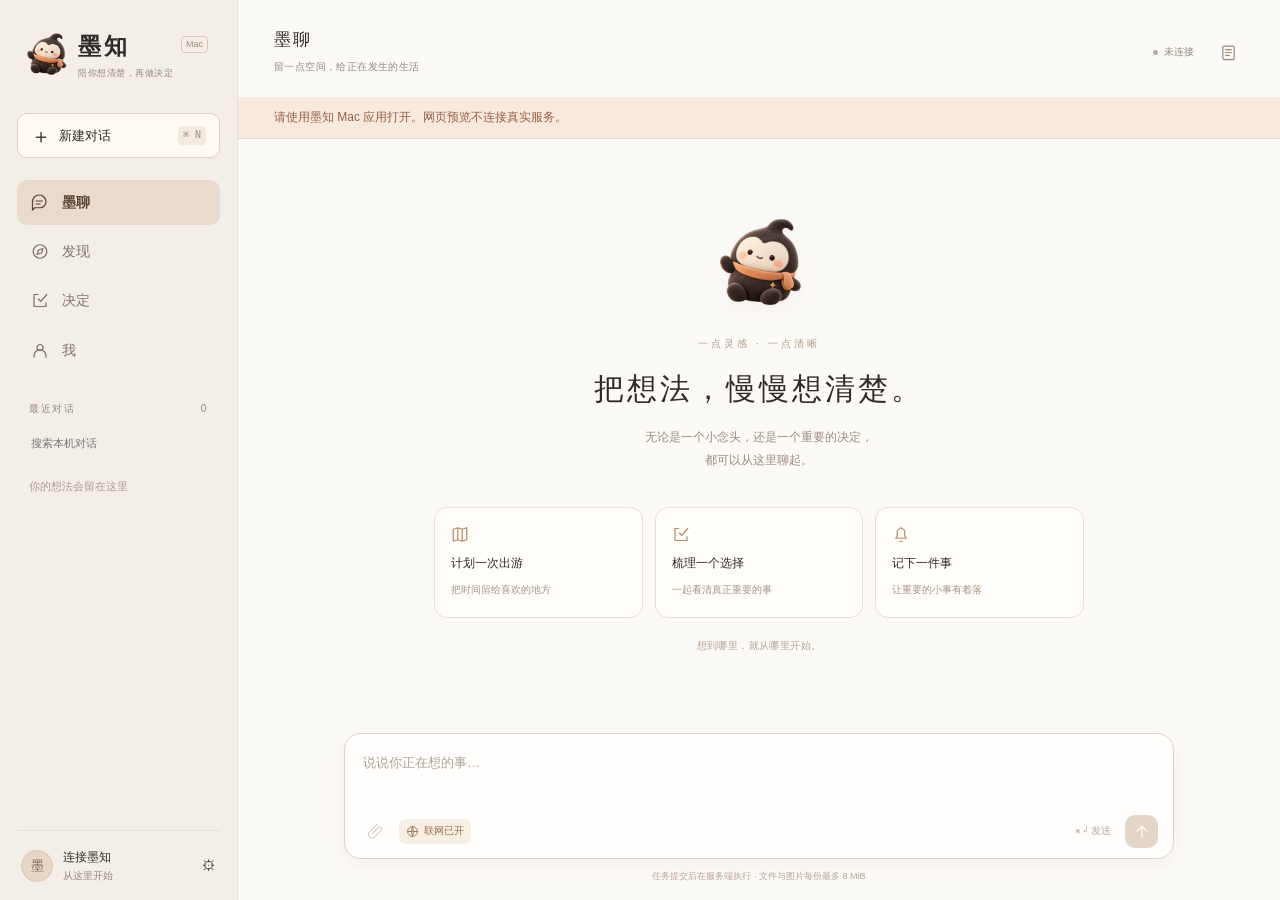
<file: macos/Web/index.html>
<!doctype html>
<html lang="zh-CN">
<head>
  <meta charset="utf-8">
  <meta name="viewport" content="width=device-width, initial-scale=1">
  <meta http-equiv="Content-Security-Policy" content="default-src 'none'; script-src 'self'; style-src 'self'; img-src 'self' data:; connect-src 'none'; font-src 'self'; base-uri 'none'; form-action 'none'; frame-src 'none'">
  <title>墨知</title>
  <link rel="stylesheet" href="style.css">
  <script defer src="core.js"></script>
  <script defer src="app.js"></script>
</head>
<body>
  <aside id="sidebar">
    <div class="brand"><img src="motuan.png" alt="墨知小墨团"><div><b>墨知</b><span>陪你想清楚，再做决定</span></div><small>Mac</small></div>
    <button id="new-chat" class="new-chat"><span>＋</span> 新建对话 <kbd>⌘ N</kbd></button>
    <nav id="nav" aria-label="主导航"></nav>
    <div class="history-label">最近对话 <span id="chat-count">0</span></div>
    <input id="history-search" type="search" placeholder="搜索本机对话" aria-label="搜索本机对话">
    <div id="history"></div>
    <button id="account" class="account"><span class="avatar">墨</span><span><b id="account-name">连接墨知</b><small id="account-status">从这里开始</small></span><span>⚙</span></button>
  </aside>
  <main>
    <header><div><h1 id="page-title">墨聊</h1><span id="page-subtitle">留一点空间，给正在发生的生活</span></div><div class="header-actions"><span id="connection" class="connection">未连接</span><button id="remote-runs" class="icon-button" title="服务端任务" aria-label="服务端任务"></button><button id="export-chat" class="icon-button" title="导出当前对话" aria-label="导出当前对话"></button><button id="delete-chat" class="icon-button" title="删除本机对话" aria-label="删除本机对话"></button></div></header>
    <div id="error-banner" role="alert" hidden></div>
    <section id="content" aria-label="页面内容"></section>
    <section id="composer-section">
      <div id="run-bar" aria-live="polite"></div>
      <div class="composer"><div id="attachment-list"></div><textarea id="prompt" rows="2" placeholder="说说你正在想的事…" aria-label="发送给墨知的消息" maxlength="20000"></textarea><div class="composer-bottom"><div><button id="attach" class="icon-button" title="添加 Word、Excel 或图片" aria-label="添加附件"></button><button id="web-toggle" class="soft-button"></button><span id="upload-state"></span></div><div><span class="key-hint">⌘ ↵ 发送</span><button id="send" class="send-button" aria-label="发送消息"></button></div></div></div>
      <p class="composer-note">任务提交后在服务端执行 · 文件与图片每份最多 8 MiB</p>
    </section>
  </main>
  <dialog id="modal"><div id="modal-content"></div></dialog>
  <div id="toast" role="status" hidden></div>
</body>
</html>
</file>
<file: macos/Web/style.css>
:root{color-scheme:light;--paper:#fcfaf7;--panel:#f3eee8;--line:#e9e1d9;--ink:#302b28;--muted:#93887e;--accent:#ba7652;--peach:#eed9c9;--white:#fff;--green:#658369;--red:#a75048}
*{box-sizing:border-box}body{margin:0;background:var(--paper);color:var(--ink);font:14px/1.65 -apple-system,BlinkMacSystemFont,"PingFang SC","Helvetica Neue",sans-serif;display:flex;height:100vh;overflow:hidden}button,input,textarea,select{font:inherit;color:inherit}button{cursor:pointer;border:0;background:transparent;border-radius:10px;transition:background .15s,opacity .15s}button:hover{background:#eae1d7}button:disabled{cursor:default;opacity:.42}button:focus-visible,a:focus-visible{outline:2px solid var(--accent);outline-offset:3px}input,textarea,select{background:var(--white);border:1px solid var(--line);border-radius:10px;padding:11px 13px;outline:none}input:focus,textarea:focus{border-color:#c69a7c}textarea{resize:vertical}a{color:#a96342;text-underline-offset:3px}h1,h2,h3,p{margin-top:0}svg{width:19px;height:19px;fill:none;stroke:currentColor;stroke-width:1.65;stroke-linecap:round;stroke-linejoin:round;vertical-align:middle}[hidden]{display:none!important}
#sidebar{width:238px;flex-shrink:0;display:flex;flex-direction:column;background:var(--panel);border-right:1px solid var(--line);padding:28px 17px 14px}.brand{display:flex;align-items:center;gap:8px;margin:0 5px 32px}.brand img{width:48px;height:48px;object-fit:contain}.brand b{font-size:23px;letter-spacing:3px;font-weight:650}.brand span{display:block;font-size:9px;white-space:nowrap;color:var(--muted);letter-spacing:.5px}.brand small{align-self:flex-start;font-size:9px;border:1px solid #d9c9bb;border-radius:4px;padding:0 4px;color:#a28571;margin-top:8px}.new-chat{display:flex;align-items:center;gap:8px;width:100%;padding:11px 13px;background:#fffaf4;border:1px solid #e1d1c2;box-shadow:0 2px 3px #6b452006;font-size:13px}.new-chat>span{font-size:20px;line-height:1}.new-chat kbd{margin-left:auto;background:#f3eae0;color:#a48e7a;font-size:10px;border-radius:4px;padding:1px 5px}nav{display:grid;gap:4px;margin:22px 0 28px}.nav-button{width:100%;display:flex;align-items:center;gap:13px;padding:11px 14px;text-align:left;color:#7d7369}.nav-button.active{background:#e9dacd;color:#5c4434;font-weight:600}.nav-button svg{width:18px}.history-label{display:flex;justify-content:space-between;font-size:10px;letter-spacing:1.7px;color:var(--muted);padding:0 12px;margin-bottom:10px}#history-search{background:transparent;font-size:11px;margin:0 4px 8px;padding:6px 9px;border-color:transparent}#history-search:focus{background:#fffaf4;border-color:var(--line)}#history{flex:1;overflow:auto}.history-item{display:block;text-align:left;width:100%;padding:9px 11px;font-size:12px;color:#776d64;overflow:hidden;text-overflow:ellipsis;white-space:nowrap}.history-item.active{background:#e8e1d8;color:#4c4138}.history-empty{font-size:11px;color:#ab9d90;padding:10px 12px}.account{border-top:1px solid var(--line);border-radius:0;margin-top:14px;padding:17px 4px 2px;display:flex;align-items:center;gap:10px;text-align:left}.account>span:nth-child(2){flex:1;overflow:hidden}.account b{font-weight:500;font-size:12px;display:block;text-overflow:ellipsis;overflow:hidden;white-space:nowrap}.account small{display:block;color:var(--muted);font-size:10px}.avatar{background:#e8d7c6;border:1px solid #dcc7b6;border-radius:50%;width:32px;height:32px;display:inline-grid;place-items:center;color:#82634f;font-size:13px}
main{min-width:0;flex:1;display:flex;flex-direction:column}header{height:98px;padding:27px 36px 20px;display:flex;align-items:center;justify-content:space-between;border-bottom:1px solid #ede6de80;flex-shrink:0}header h1{font-size:17px;font-weight:550;letter-spacing:2px;margin:0}#page-subtitle{font-size:10px;color:var(--muted);letter-spacing:.4px}.header-actions{display:flex;gap:10px;align-items:center}.connection{font-size:10px;color:var(--muted);display:inline-flex;align-items:center;gap:6px;margin-right:8px}.connection:before{content:"";width:5px;height:5px;border-radius:50%;background:#b6aba0}.connection.online:before{background:var(--green)}.icon-button{width:32px;height:32px;display:inline-grid;place-items:center;color:#9a8879}.icon-button svg{width:17px;height:17px}#content{flex:1;overflow-y:auto;padding:28px 42px;scroll-behavior:smooth}.welcome{max-width:650px;margin:clamp(14px,5vh,80px) auto 0;text-align:center}.welcome-mascot{width:100px;height:100px;object-fit:contain;filter:drop-shadow(0 8px 8px #57391b0a);margin-bottom:17px}.eyebrow{font-size:10px;letter-spacing:3px;color:#b39a85;margin-bottom:12px}.welcome h2{font-family:"Songti SC","STSong",serif;font-size:30px;font-weight:400;letter-spacing:3px;margin:0 0 12px}.welcome .intro{color:#9c8b7c;font-size:12px;line-height:1.9;margin-bottom:36px}.suggestions{display:grid;grid-template-columns:repeat(3,1fr);gap:12px;text-align:left}.suggestion{padding:17px 16px;border:1px solid #e9ded3;background:#fffdf9;text-align:left;min-height:96px;border-radius:13px}.suggestion svg{color:#b98a66;margin-bottom:10px;width:18px}.suggestion b{display:block;font-size:12px;font-weight:500;margin-bottom:3px}.suggestion small{font-size:10px;color:#a69485}.welcome-foot{margin:20px 0 0;font-size:10px;color:#b3a18f;letter-spacing:.4px}
#composer-section{width:100%;padding:5px 42px 16px;flex-shrink:0}.composer{max-width:830px;margin:0 auto;background:#fffefc;border:1px solid #dfd4c8;border-radius:17px;box-shadow:0 5px 18px #6c4b2610;padding:14px 15px 10px}.composer textarea{width:100%;border:0;background:transparent;border-radius:0;padding:3px 3px 7px;min-height:60px;max-height:180px;resize:none;font-size:13px;line-height:1.8}.composer textarea::placeholder{color:#b0a292}.composer-bottom{display:flex;align-items:center;justify-content:space-between}.composer-bottom>div{display:flex;align-items:center;gap:7px}.soft-button{font-size:10px;display:flex;align-items:center;gap:5px;border-radius:7px;padding:4px 7px;color:#9e8875}.soft-button svg{width:13px;height:13px}.soft-button.enabled{color:#9c704f;background:#f7eee4}.send-button{width:33px;height:33px;display:grid;place-items:center;background:#bea080;color:white;border-radius:10px}.send-button:hover{background:#a58568}.send-button svg{width:18px}.key-hint{font-size:10px;color:#b8a99a;margin-right:7px}.composer-note{font-size:9px;text-align:center;color:#b4a594;margin:10px 0 0}.chip{display:inline-flex;gap:6px;align-items:center;max-width:260px;white-space:nowrap;overflow:hidden;text-overflow:ellipsis;font-size:10px;background:#f4eadf;color:#8c6c51;padding:4px 8px;border-radius:6px;margin:0 6px 8px 0}.chip button{font-size:15px;line-height:1;padding:0 3px}.chip-label{overflow:hidden;text-overflow:ellipsis}#upload-state{font-size:10px;color:var(--accent)}#run-bar{max-width:830px;margin:0 auto;font-size:11px;color:var(--muted)}.run-status{display:flex;align-items:center;gap:10px;padding:8px 2px}.run-status .run-actions{margin-left:auto;display:flex;gap:7px}.run-status button{font-size:10px;color:var(--accent);border:1px solid var(--line);padding:3px 9px}.dot{width:6px;height:6px;background:var(--accent);border-radius:50%;display:inline-block}.dot.busy{animation:pulse 1.4s infinite}.run-error{font-size:11px;color:var(--red);padding:0 0 6px;white-space:pre-wrap}@keyframes pulse{50%{opacity:.3}}
.messages{max-width:790px;margin:0 auto}.message{margin-bottom:27px;position:relative}.message.user{margin-left:auto;width:fit-content;max-width:85%;background:#eee2d4;border-radius:15px 15px 4px 15px;padding:13px 18px;font-size:13px;white-space:pre-wrap;word-break:break-word}.message.assistant{padding:0 0 0 36px}.message.assistant:before{content:"墨";display:grid;place-items:center;width:25px;height:25px;position:absolute;left:0;top:3px;border-radius:50%;background:#ebe3d9;color:#8c7764;font-size:10px}.message-meta{font-size:10px;color:#b29883;margin-top:7px}.markdown{font-size:13px;line-height:1.95;overflow-wrap:anywhere}.markdown p{margin:0 0 13px}.markdown h2{font-size:19px}.markdown h3{font-size:16px}.markdown h4{font-size:14px}.markdown h2,.markdown h3,.markdown h4{margin:18px 0 9px;font-weight:600}.markdown ul,.markdown ol{padding-left:23px}.markdown blockquote{margin:12px 0;padding:7px 16px;border-left:3px solid var(--peach);color:#8c7b6b;background:#f4eee6}.markdown code{font-family:ui-monospace,Menlo,monospace;font-size:11px;padding:2px 4px;background:#eee8e0;border-radius:4px}.markdown pre{padding:16px;background:#f0ebe4;border:1px solid var(--line);border-radius:9px;overflow:auto;line-height:1.6;white-space:pre}.markdown pre code{background:transparent;padding:0}.markdown table{border-collapse:collapse;width:100%;font-size:12px}.markdown td,.markdown th{padding:8px 12px;border:1px solid var(--line);text-align:left}.markdown th{background:#f3ece3}.table-wrap{overflow:auto;margin:14px 0}.message-actions{display:flex;gap:5px;margin-top:8px}.message-actions button{color:#b19c87;width:27px;height:27px;padding:4px}.message-actions svg{width:14px;height:14px}.message-actions button.selected{background:#e9d6c4;color:#936847}.artifact{display:inline-flex;align-items:center;gap:8px;border:1px solid var(--line);background:#faf6ef;margin:5px 8px 5px 0;padding:7px 11px;font-size:11px;color:#967255}.section-heading{display:flex;align-items:center;justify-content:space-between;margin-bottom:25px}.section-heading h2{font-family:"Songti SC",serif;font-size:25px;font-weight:400;margin:0}.section-heading p{margin:7px 0 0;color:var(--muted);font-size:11px}.primary{background:#ac8665;color:white;border-radius:9px;padding:9px 16px;font-size:12px}.primary:hover{background:#9c7758}.secondary{border:1px solid #dfd0c1;padding:8px 14px;background:#fffcf7;font-size:12px}.danger{color:var(--red)!important}.cards{display:grid;grid-template-columns:repeat(auto-fit,minmax(255px,1fr));gap:17px;max-width:1000px}.card{padding:23px;background:#fffdf9;border:1px solid var(--line);border-radius:14px;min-width:0}.card small{font-size:10px;color:#aa917b}.card h3{font-size:16px;font-weight:500;margin:12px 0 9px;line-height:1.7}.card p{font-size:12px;color:#84796e;white-space:pre-wrap;overflow-wrap:anywhere}.card .actions{border-top:1px solid var(--line);margin-top:17px;padding-top:10px;display:flex;gap:8px}.card .actions button{font-size:10px;color:#9c836d;padding:4px 8px}.empty{max-width:470px;margin:60px auto;text-align:center;color:#9b8b7d}.empty svg{width:35px;height:35px;margin-bottom:20px;stroke-width:1}.empty h2{font-size:20px;font-weight:400;color:#786656}.empty p{font-size:12px;line-height:2}.info-grid{display:grid;grid-template-columns:1fr 1fr;gap:16px}.info-grid .card{padding:22px}.info-grid h3{font-size:14px;margin:0 0 9px}.info-grid p{font-size:11px}.label{font-size:10px;color:#a48b75;border:1px solid #e5d7c9;padding:2px 7px;border-radius:4px}.page-width{max-width:850px;margin:0 auto}#error-banner{padding:10px 36px;background:#f7e9de;color:#9a6046;font-size:12px;border-bottom:1px solid #e9d5c6;white-space:pre-wrap}
dialog{border:1px solid #e3d6c8;background:#fcfaf6;border-radius:17px;color:var(--ink);padding:0;min-width:460px;width:570px;max-width:90vw;max-height:90vh;box-shadow:0 20px 90px #30261725}dialog::backdrop{background:#33291940;backdrop-filter:blur(4px)}#modal-content{padding:27px 30px}.modal-title{display:flex;align-items:center;justify-content:space-between;margin-bottom:20px}.modal-title h2{font-size:20px;font-weight:500;margin:0}.modal-title button{font-size:24px;color:#a49180;width:30px}.field{display:grid;gap:6px;margin-bottom:16px}.field>span{font-size:12px;color:#7e6957}.field small,.help{font-size:10px;color:#a1907f;line-height:1.8}.field textarea{min-height:105px;font-size:12px;resize:vertical}.field input{font-size:12px}.checkbox{display:flex;align-items:center;gap:8px;font-size:12px;margin:13px 0;color:#887563}.checkbox input{accent-color:#ac8665}.modal-footer{display:flex;gap:10px;justify-content:flex-end;border-top:1px solid var(--line);padding-top:19px;margin-top:23px}.modal-error{color:var(--red);font-size:11px;white-space:pre-wrap;margin:8px 0}.detail-list{max-height:48vh;overflow:auto}.detail-item{border:1px solid var(--line);border-radius:10px;padding:13px 15px;margin:10px 0;font-size:12px}.detail-item small{display:block;color:#a28e7a;font-size:10px}.detail-item button{font-size:10px;color:var(--accent);margin:7px 5px 0 0;border:1px solid var(--line);padding:4px 9px}.detail-item pre{white-space:pre-wrap;font-size:11px;color:#877260;overflow-wrap:anywhere}.event{font-size:11px;padding:8px 0;border-bottom:1px solid var(--line);color:#907d6b}.event time{font-size:9px;margin-right:9px;color:#b4a18e}.plan-step{font-size:12px;padding:8px;background:#f2eadf;border-radius:7px;margin-bottom:6px}.form-note{background:#f2eadf;border-radius:9px;padding:11px 14px;font-size:11px;color:#947658;margin:12px 0}#toast{position:fixed;bottom:27px;left:calc(50% + 90px);transform:translateX(-50%);padding:9px 18px;background:#514334;color:white;border-radius:9px;font-size:12px;z-index:20;box-shadow:0 6px 20px #0002;max-width:70vw}::-webkit-scrollbar{width:5px;height:5px}::-webkit-scrollbar-thumb{background:#cbbcab88;border-radius:5px}::-webkit-scrollbar-track{background:transparent}@media(max-width:1000px){#sidebar{width:210px;padding:25px 12px 12px}header{padding:24px}#content{padding:25px}#composer-section{padding:5px 25px 16px}.suggestion{padding:14px 11px}.brand{margin-left:0}.brand b{font-size:21px}.brand img{width:40px}.brand span{font-size:8px}.welcome h2{font-size:26px}}
@media(max-height:760px){header{height:80px;padding-top:18px;padding-bottom:15px}.welcome{margin:4px auto 0}.welcome-mascot{width:66px;height:66px;margin-bottom:7px}.welcome h2{font-size:26px;margin-bottom:8px}.welcome .eyebrow{margin-bottom:8px}.welcome .intro{margin-bottom:18px}.suggestion{padding:12px 14px;min-height:80px}.suggestion svg{margin-bottom:4px}.welcome-foot{margin-top:10px}#content{padding-top:20px;padding-bottom:20px}}
</file>
